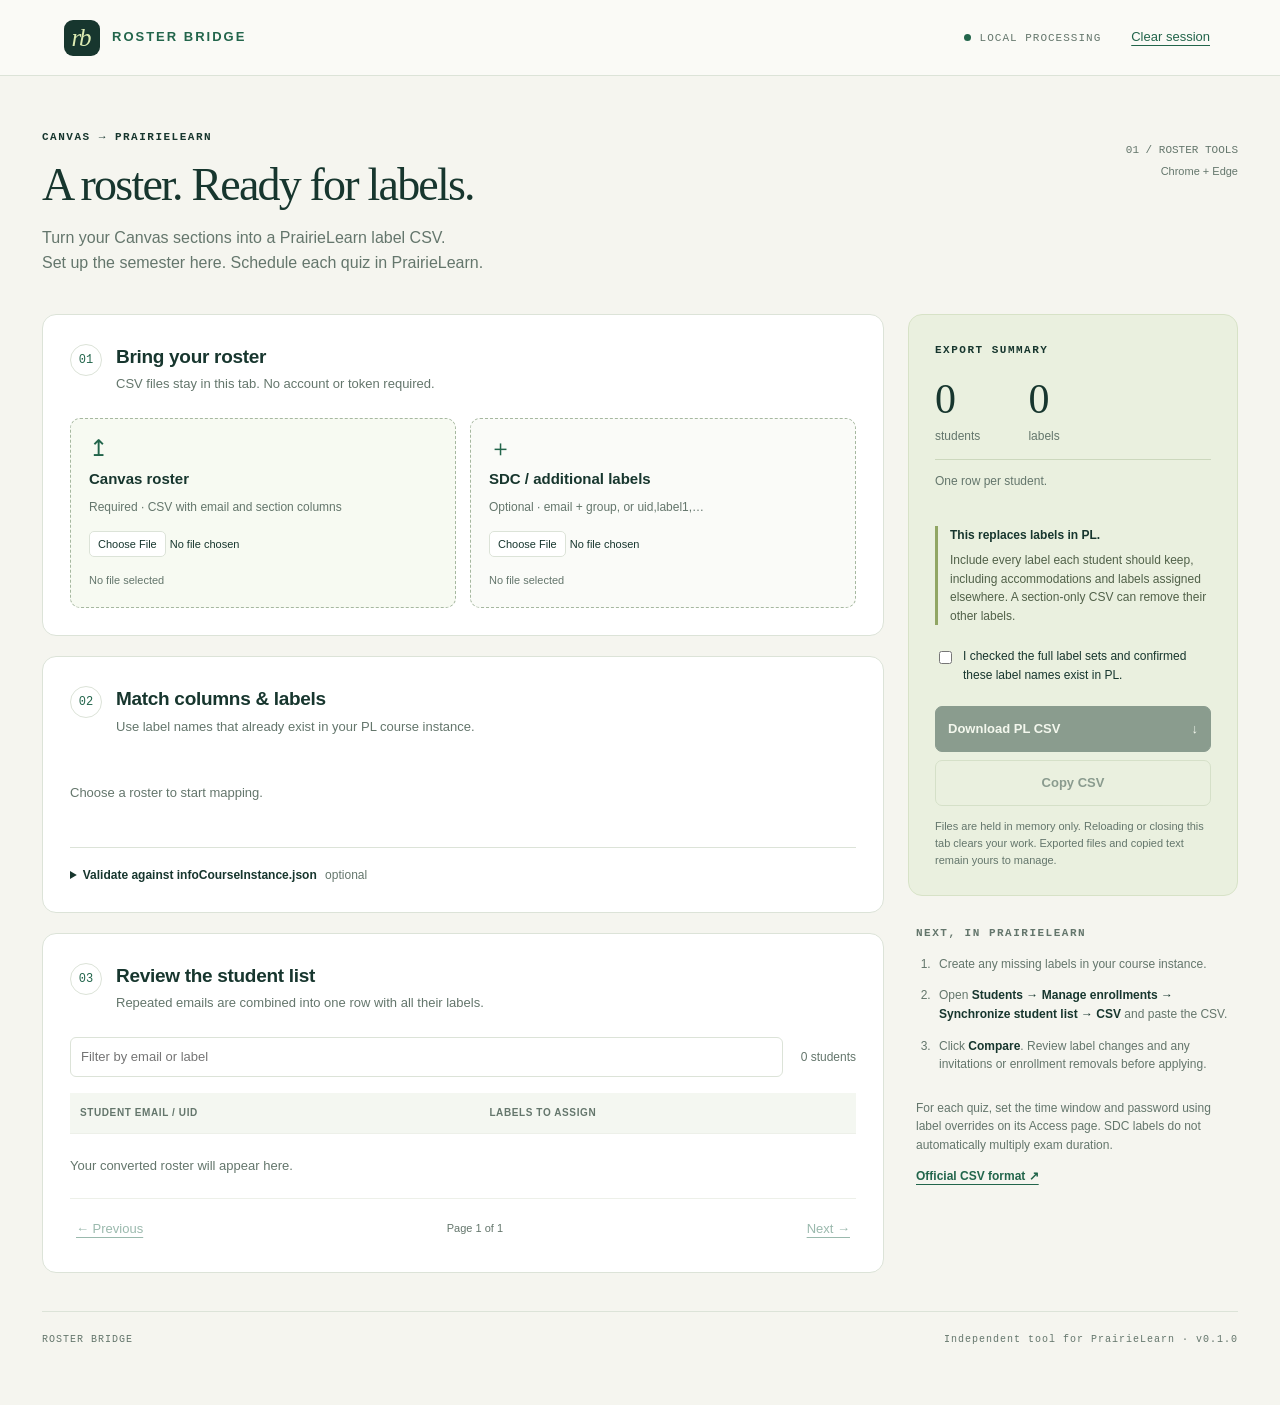
<file: chrome-extension/index.html>
<!doctype html>
<html lang="en">
<head>
  <meta charset="utf-8">
  <meta name="viewport" content="width=device-width, initial-scale=1">
  <title>Roster Bridge · PrairieLearn</title>
  <link rel="stylesheet" href="styles.css">
  <script type="module" src="app.mjs"></script>
</head>
<body>
  <header class="topbar"><a class="brand" href="index.html"><span class="mark">rb</span> ROSTER BRIDGE</a><span class="local"><span></span> LOCAL PROCESSING</span><button id="reset" class="quiet">Clear session</button></header>
  <main>
    <section class="intro"><div><p class="eyebrow">CANVAS → PRAIRIELEARN</p><h1>A roster. Ready for labels.</h1><p class="lede">Turn your Canvas sections into a PrairieLearn label CSV.<br>Set up the semester here. Schedule each quiz in PrairieLearn.</p></div><div class="edition">01 / ROSTER TOOLS<br><span>Chrome + Edge</span></div></section>
    <div class="layout"><div class="workflow">
      <section class="panel"><div class="section-title"><span class="step">01</span><div><h2>Bring your roster</h2><p>CSV files stay in this tab. No account or token required.</p></div></div>
        <div class="file-grid">
          <label class="filebox"><span class="file-icon">↥</span><strong>Canvas roster</strong><span>Required · CSV with email and section columns</span><input id="roster-file" type="file" accept=".csv,text/csv"><small id="roster-name">No file selected</small></label>
          <label class="filebox secondary"><span class="file-icon">＋</span><strong>SDC / additional labels</strong><span>Optional · email + group, or uid,label1,…</span><input id="extra-file" type="file" accept=".csv,text/csv"><small id="extra-name">No file selected</small></label>
        </div><button id="remove-extra" class="quiet" hidden>Remove additional file</button>
        <div id="file-error" class="error" role="alert" hidden></div>
      </section>
      <section class="panel"><div class="section-title"><span class="step">02</span><div><h2>Match columns & labels</h2><p>Use label names that already exist in your PL course instance.</p></div></div>
        <p id="mapping-empty" class="empty">Choose a roster to start mapping.</p>
        <div id="sources"></div>
        <details class="definitions"><summary>Validate against infoCourseInstance.json <span>optional</span></summary><p>Choose the course file to check exact label names. This does not edit it or assign students.</p><input id="definitions-file" type="file" accept=".json,application/json"><p id="definitions-status"></p><button id="remove-definitions" class="quiet" hidden>Remove label validation file</button></details>
      </section>
      <section class="panel"><div class="section-title"><span class="step">03</span><div><h2>Review the student list</h2><p>Repeated emails are combined into one row with all their labels.</p></div></div>
        <div id="conversion-error" class="error" role="alert" hidden></div>
        <div id="issues-panel" class="issues" hidden><strong id="issues-title"></strong><p>These rows are excluded from the preview. Fix the source or explicitly accept their exclusion before exporting.</p><div class="table-scroll"><table><thead><tr><th>Source / row</th><th>Email</th><th>Issue</th></tr></thead><tbody id="issues"></tbody></table></div><label class="check"><input id="skip-issues" type="checkbox">I reviewed the issues and want to export only the valid rows.</label></div>
        <div class="preview-toolbar"><input id="search" type="search" placeholder="Filter by email or label" aria-label="Filter preview"><span id="preview-count">0 students</span></div>
        <div class="table-scroll preview"><table><thead><tr><th>Student email / UID</th><th>Labels to assign</th></tr></thead><tbody id="preview-body"><tr><td colspan="2" class="empty">Your converted roster will appear here.</td></tr></tbody></table></div>
        <div class="pagination"><button id="prev" class="quiet" disabled>← Previous</button><span id="page-number">Page 1 of 1</span><button id="next" class="quiet" disabled>Next →</button></div>
      </section>
    </div><aside>
      <section class="export-panel"><p class="eyebrow">EXPORT SUMMARY</p><div class="stats"><div><strong id="student-total">0</strong><span>students</span></div><div><strong id="label-total">0</strong><span>labels</span></div></div><p id="duplicate-note">One row per student.</p><div id="label-summary" class="label-summary"></div>
        <div class="notice"><strong>This replaces labels in PL.</strong><p>Include every label each student should keep, including accommodations and labels assigned elsewhere. A section-only CSV can remove their other labels.</p></div>
        <label class="check"><input id="confirm" type="checkbox">I checked the full label sets and confirmed these label names exist in PL.</label>
        <button id="download" class="primary" disabled>Download PL CSV <span>↓</span></button><button id="copy" class="outline" disabled>Copy CSV</button><p id="export-status" role="status" aria-live="polite"></p>
        <p class="privacy">Files are held in memory only. Reloading or closing this tab clears your work. Exported files and copied text remain yours to manage.</p>
      </section>
      <section class="next-steps"><p class="eyebrow">NEXT, IN PRAIRIELEARN</p><ol><li>Create any missing labels in your course instance.</li><li>Open <strong>Students → Manage enrollments → Synchronize student list → CSV</strong> and paste the CSV.</li><li>Click <strong>Compare</strong>. Review label changes and any invitations or enrollment removals before applying.</li></ol><p>For each quiz, set the time window and password using label overrides on its Access page. SDC labels do not automatically multiply exam duration.</p><a href="https://github.com/PrairieLearn/PrairieLearn/pull/15909" target="_blank" rel="noreferrer">Official CSV format ↗</a></section>
    </aside></div>
    <footer>ROSTER BRIDGE <span>Independent tool for PrairieLearn · v0.1.0</span></footer>
  </main>
</body>
</html>
</file>
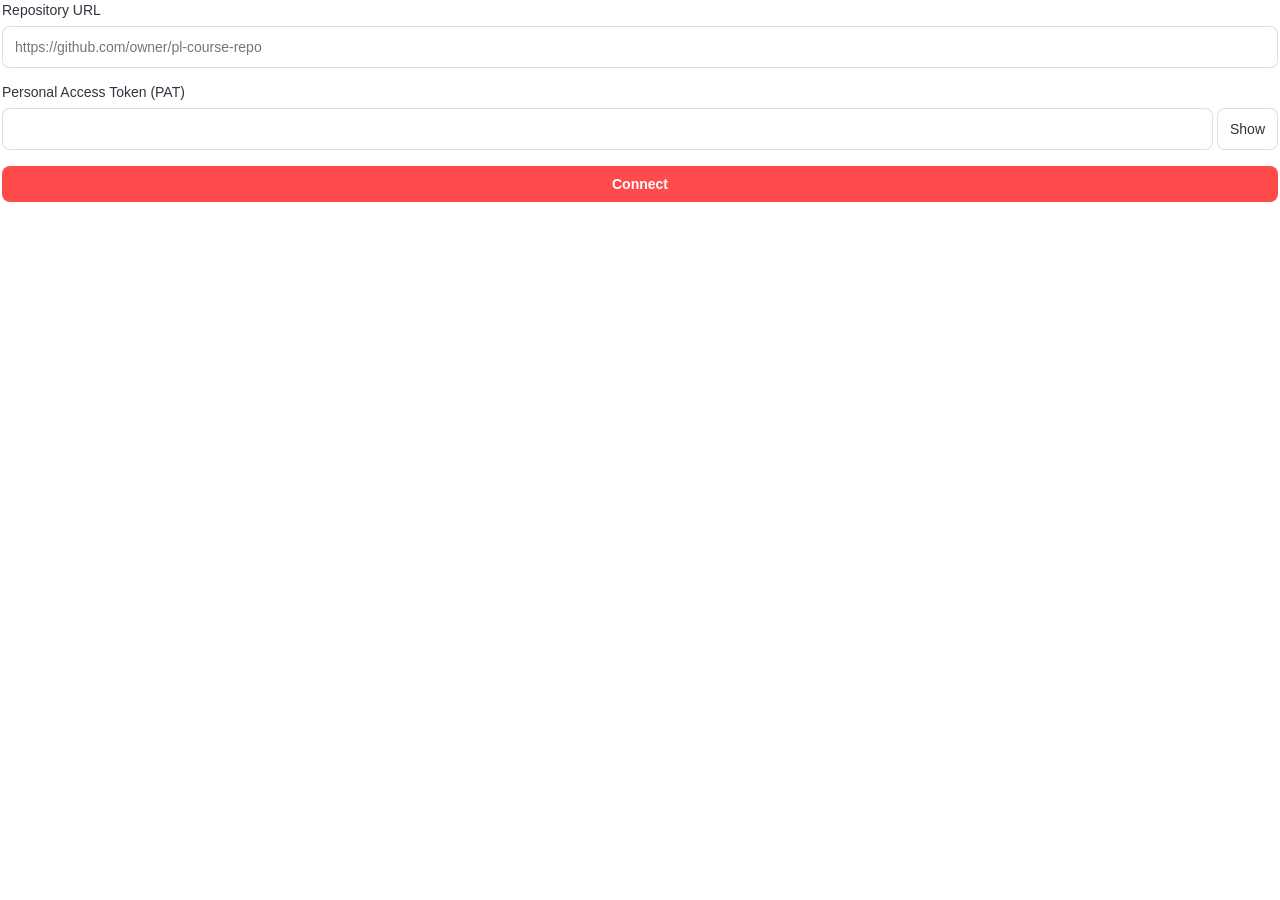
<file: components/github_login/index.html>
<!doctype html>
<html lang="en">
<head>
  <meta charset="utf-8">
  <meta name="viewport" content="width=device-width, initial-scale=1">
  <style>
    :root { --text: #31333f; --background: #fff; --primary: #ff4b4b; --font: sans-serif; }
    * { box-sizing: border-box; }
    body { margin: 0; color: var(--text); font-family: var(--font); font-size: 14px; }
    form { display: grid; gap: 16px; padding: 2px; }
    label { display: block; margin-bottom: 8px; }
    input { width: 100%; min-width: 0; padding: 12px; border: 1px solid #80808040;
      border-radius: 8px; color: var(--text); background: var(--background); font: inherit; }
    input:focus { outline: 2px solid var(--primary); outline-offset: 1px; }
    .password { display: flex; gap: 4px; }
    button { cursor: pointer; border-radius: 8px; font: inherit; padding: 10px 12px; }
    #visibility { border: 1px solid #80808040; background: var(--background); color: var(--text); }
    button[type=submit] { width: 100%; border: none; background: var(--primary); color: white; font-weight: 600; }
    #error { color: #d32f2f; margin: 0; }
    [hidden] { display: none; }
  </style>
</head>
<body>
  <!-- No value attributes: only the browser/password manager fills this form. -->
  <form id="github-login" method="post" autocomplete="on">
    <div>
      <label for="repo-url">Repository URL</label>
      <input id="repo-url" name="username" type="text" autocomplete="username"
        placeholder="https://github.com/owner/pl-course-repo" required spellcheck="false">
    </div>
    <div>
      <label for="pat">Personal Access Token (PAT)</label>
      <div class="password">
        <input id="pat" name="password" type="password" autocomplete="current-password" required>
        <button id="visibility" type="button" aria-label="Show token" aria-pressed="false">Show</button>
      </div>
    </div>
    <p id="error" role="alert" hidden></p>
    <button type="submit">Connect</button>
  </form>
  <script>
    const form = document.getElementById("github-login");
    const token = document.getElementById("pat");
    const error = document.getElementById("error");
    const parentOrigin = new URL(document.referrer || location.href).origin;
    function send(type, payload = {}) {
      window.parent.postMessage({isStreamlitMessage: true, type, ...payload}, parentOrigin);
    }
    function resize() {
      send("streamlit:setFrameHeight", {height: document.body.scrollHeight + 6});
    }
    form.addEventListener("submit", event => {
      event.preventDefault();
      // Read the actual DOM at click/Enter time. Autofill need not emit events.
      const data = new FormData(form);
      const repo_url = String(data.get("username") || "").trim();
      const pat = String(data.get("password") || "").trim();
      if (!repo_url || !pat) {
        error.textContent = "Both the Repository URL and a PAT are required.";
        error.hidden = false;
        resize();
        return;
      }
      error.hidden = true;
      send("streamlit:setComponentValue", {
        dataType: "json",
        value: {repo_url, pat, submission_id: Array.from(
          crypto.getRandomValues(new Uint32Array(4)), n => n.toString(16)
        ).join("-")}
      });
      resize();
    });
    document.getElementById("visibility").addEventListener("click", event => {
      const show = token.type === "password";
      token.type = show ? "text" : "password";
      event.currentTarget.textContent = show ? "Hide" : "Show";
      event.currentTarget.setAttribute("aria-label", show ? "Hide token" : "Show token");
      event.currentTarget.setAttribute("aria-pressed", String(show));
    });
    window.addEventListener("message", event => {
      if (event.source !== window.parent || event.origin !== parentOrigin || event.data?.type !== "streamlit:render") return;
      const theme = event.data.theme;
      if (theme) {
        const style = document.documentElement.style;
        style.setProperty("--text", theme.textColor);
        style.setProperty("--background", theme.backgroundColor);
        style.setProperty("--primary", theme.primaryColor);
        style.setProperty("--font", theme.font);
      }
      resize();
    });
    new ResizeObserver(resize).observe(form);
    send("streamlit:componentReady", {apiVersion: 1});
    resize();
  </script>
</body>
</html>
</file>
<file: chrome-extension/styles.css>
:root{color-scheme:light;--ink:#17362e;--muted:#64766c;--paper:#f5f5ef;--line:#dce3d8;--green:#22654b;--lime:#dcebb2;--white:#fff;--red:#9e3631}
*{box-sizing:border-box}body{margin:0;background:var(--paper);color:var(--ink);font:15px/1.55 "Segoe UI",sans-serif}button,input,select{font:inherit}button,a,input,select,summary{-webkit-tap-highlight-color:transparent}button{cursor:pointer}button:disabled{cursor:not-allowed;opacity:.45}button:focus-visible,input:focus-visible,select:focus-visible,a:focus-visible,summary:focus-visible{outline:3px solid #b4cb72;outline-offset:3px}a{color:var(--green)}[hidden]{display:none!important}
.topbar{height:76px;border-bottom:1px solid var(--line);display:flex;align-items:center;gap:24px;padding:0 5vw;background:#fafaf6}.brand{display:flex;gap:12px;align-items:center;text-decoration:none;font-weight:750;font-size:13px;letter-spacing:2px}.mark{display:grid;place-items:center;background:var(--ink);color:var(--lime);width:36px;height:36px;border-radius:9px;font:italic 25px Georgia,serif;letter-spacing:-2px;padding-right:3px}.local{margin-left:auto;font:11px Consolas,monospace;letter-spacing:1px;color:var(--muted);display:flex;gap:9px;align-items:center}.local span{width:7px;height:7px;background:var(--green);border-radius:50%}.quiet{border:0;background:none;color:var(--green);padding:6px;font-size:13px;text-decoration:underline;text-underline-offset:4px}main{max-width:1320px;margin:auto;padding:0 42px}.intro{display:flex;justify-content:space-between;align-items:center;padding:52px 0 38px}.eyebrow{font:11px/1.7 Consolas,monospace;letter-spacing:1.5px;font-weight:600;margin:0 0 12px}h1{font:46px/1.12 Georgia,serif;letter-spacing:-1.8px;margin:0 0 16px}.lede{font-size:16px;color:var(--muted);margin:0}.edition{text-align:right;font:11px/1.9 Consolas,monospace;color:var(--muted);align-self:flex-start;padding-top:12px}.edition span{font-family:"Segoe UI",sans-serif}.layout{display:grid;grid-template-columns:minmax(0,1fr) 330px;gap:24px;align-items:start}.workflow{display:grid;gap:20px}.panel{padding:27px;background:var(--white);border:1px solid var(--line);border-radius:14px}.section-title{display:flex;gap:14px;margin-bottom:24px}.step{font:12px Consolas,monospace;display:grid;place-items:center;flex:0 0 32px;height:32px;border:1px solid var(--line);border-radius:50%;color:var(--green);margin-top:2px}h2{font-size:19px;letter-spacing:-.3px;margin:0 0 3px}.section-title p,.definitions p{font-size:13px;color:var(--muted);margin:0}.file-grid{display:grid;grid-template-columns:1fr 1fr;gap:14px}.filebox{border:1px dashed #a6b8a0;border-radius:10px;background:#f7faf2;padding:18px;display:flex;flex-direction:column;gap:7px;min-width:0}.filebox.secondary{background:#fafbf8}.file-icon{font-size:23px;color:var(--green);line-height:1}.filebox>span:not(.file-icon){font-size:12px;color:var(--muted)}.filebox input{font-size:11px;width:100%;margin:8px 0}input::file-selector-button{border:1px solid var(--line);background:white;border-radius:5px;padding:6px 8px;color:var(--ink);cursor:pointer}small{font-size:11px;overflow-wrap:anywhere;color:var(--muted)}.source-block+.source-block{border-top:1px solid var(--line);margin-top:22px;padding-top:20px}.source-name{font-weight:600;font-size:13px;margin:0 0 14px;overflow-wrap:anywhere}.columns{display:grid;grid-template-columns:1fr 1fr;gap:16px;margin-bottom:16px}.columns label{font-size:12px;color:var(--muted)}select,input[type=text],input[type=search]{display:block;width:100%;border:1px solid var(--line);background:#fff;color:var(--ink);border-radius:6px;padding:9px 10px;margin-top:5px;font-size:13px}select{min-width:0}.mapping-row{display:grid;grid-template-columns:minmax(0,1fr) 18px minmax(0,1fr);gap:10px;align-items:center;padding:6px 0;font-size:12px}.mapping-row span{overflow-wrap:anywhere}.mapping-row input{margin:0}.mapping-heading{color:var(--muted);font-size:11px;font-weight:600}.mapping-list{max-height:310px;overflow:auto}.definitions{margin-top:22px;padding-top:18px;border-top:1px solid var(--line);font-size:12px}.definitions summary{cursor:pointer;font-weight:600}.definitions summary span{font-weight:400;color:var(--muted);margin-left:5px}.definitions p{margin:10px 0}.definitions input{font-size:12px;max-width:100%}.empty{padding:22px 0;color:var(--muted);font-size:13px}.preview-toolbar{display:flex;align-items:center;gap:18px;margin-bottom:16px}.preview-toolbar input{flex:1;margin:0}.preview-toolbar span{font-size:12px;color:var(--muted);white-space:nowrap}.table-scroll{overflow:auto}table{border-collapse:collapse;width:100%;text-align:left;font-size:12px}th{font-size:10px;letter-spacing:.6px;text-transform:uppercase;color:var(--muted);background:#f4f7f1}th,td{padding:12px 10px;border-bottom:1px solid #edf0e9}td{overflow-wrap:anywhere;max-width:280px}.tag{display:inline-block;background:#eef3e4;color:#395a35;border:1px solid #dfe8d2;border-radius:5px;padding:2px 7px;margin:2px 4px 2px 0;font-size:11px;overflow-wrap:anywhere}.pagination{display:flex;justify-content:space-between;align-items:center;margin-top:14px}.pagination span{font-size:11px;color:var(--muted)}.export-panel{padding:26px;border-radius:14px;background:#eaf0df;border:1px solid #d7e2c7}.stats{display:flex;gap:48px;padding:4px 0 12px;border-bottom:1px solid #ccd8bd}.stats strong{display:block;font:42px Georgia,serif;letter-spacing:-1px}.stats span{font-size:12px;color:var(--muted)}#duplicate-note{font-size:12px;color:var(--muted)}.label-summary{max-height:180px;overflow:auto;margin:14px 0}.label-summary div{display:flex;justify-content:space-between;gap:10px;font-size:12px;padding:4px 0;overflow-wrap:anywhere}.label-summary b{font-family:Consolas,monospace}.notice{border-left:3px solid #91a664;padding:0 0 0 12px;font-size:12px;margin:22px 0}.notice p{margin:6px 0;color:#516149}.check{display:flex;align-items:flex-start;gap:8px;font-size:12px;line-height:1.6}.check input{flex:none;margin-top:4px;accent-color:var(--green)}.primary,.outline{display:block;width:100%;border-radius:7px;padding:12px;font-size:13px;font-weight:600}.primary{margin-top:20px;background:var(--ink);color:#fff;border:1px solid var(--ink);display:flex;justify-content:space-between}.primary:hover:enabled{background:var(--green)}.outline{margin-top:8px;background:transparent;border:1px solid #bccdad;color:var(--ink)}#export-status{font-size:12px;overflow-wrap:anywhere}.privacy{font-size:11px;color:var(--muted);margin-bottom:0}.next-steps{padding:28px 8px;font-size:12px;color:var(--muted)}.next-steps ol{padding-left:18px}.next-steps li{padding:0 0 13px 5px}.next-steps strong{color:var(--ink);font-weight:600}.next-steps a{font-weight:600;text-underline-offset:4px}.error,.issues{padding:16px;margin:14px 0;border:1px solid #ecd2bd;background:#fff8f0;font-size:12px;border-radius:7px}.error{color:var(--red)}.issues p{color:#85654a}.issues .table-scroll{max-height:220px;margin-bottom:16px}.issues th{background:#f7edde}footer{display:flex;justify-content:space-between;margin:38px 0;padding:22px 0;border-top:1px solid var(--line);font:10px Consolas,monospace;letter-spacing:1px;color:var(--muted)}
@media(min-width:1150px){aside{position:sticky;top:20px}}@media(max-width:1000px){.layout{grid-template-columns:minmax(0,1fr) 285px}main{padding:0 24px}.panel{padding:20px}.file-grid{grid-template-columns:1fr}h1{font-size:38px}}@media(max-width:720px){.layout{grid-template-columns:1fr}.intro{padding:32px 0}.edition,.local{display:none}.topbar{padding:0 20px;justify-content:space-between;gap:10px}.brand{font-size:11px}main{padding:0 16px}h1{font-size:34px}.lede{font-size:14px}.columns{grid-template-columns:1fr}.preview-toolbar{flex-wrap:wrap}.mapping-row{grid-template-columns:minmax(0,1fr) 12px minmax(0,1fr)}footer{gap:15px;letter-spacing:0}.export-panel{padding:24px}}
</file>
